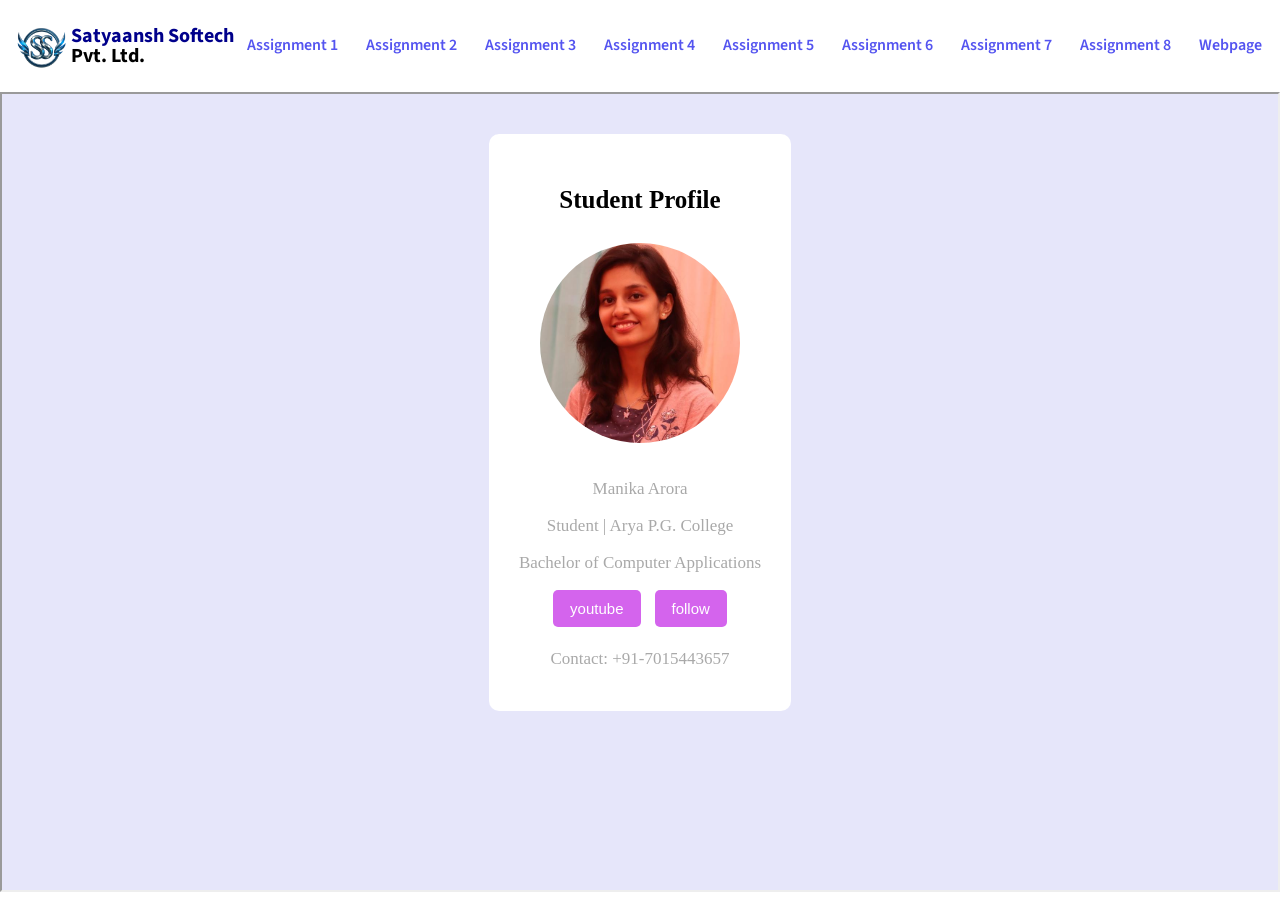
<file: index.html>
<!doctype html>
<html lang="en">
   <head>
      <meta charset="UTF-8" />
      <meta name="viewport" content="width=device-width, initial-scale=1.0" />
      <title>SSPL | Arya P.G.</title>
      <link rel="stylesheet" href="style1.css" />
   </head>
   <body>
      <div class="container">
         <!-- Navbar -->
         <div class="navbar">
            <!-- logo -->
            <div class="logo">
               <img src="logo.webp" alt="logo" />
               <div class="companyName">
                  <span>Satyaansh Softech</span>
                  Pvt. Ltd.
               </div>
            </div>

            <!-- Menu-Items -->
            <ul class="daysLink">
               <li onclick="loadPage('Day1/index.html')">Assignment 1</li>
               <li onclick="loadPage('Day2/index.html')">Assignment 2</li>
               <li onclick="loadPage('Day3/index.html')">Assignment 3</li>
               <li onclick="loadPage('Day4/index.html')">Assignment 4</li>
               <li onclick="loadPage('Day5/index.html')">Assignment 5</li>
               <li onclick="loadPage('Day6/index.html')">Assignment 6</li>
               <li onclick="loadPage('Day7/index.html')">Assignment 7</li>
               <li onclick="loadPage('counterApp/index.html')">Assignment 8</li>
               <li onclick="loadPage('assignment/index.html')">Webpage</li>
            </ul>

            <!-- right button -->
            <button class="hamburger">
               <img src="hamburger.png" alt="menu" />
            </button>
         </div>

         <!-- Days -->
         <iframe
            id="dayFrame"
            src="Day1/index.html"
            width="100%"
            height="800">
         </iframe>
      </div>
      <script>
         const hamburger = document.querySelector(".hamburger");
         const daysLink = document.querySelector(".daysLink");

         hamburger.addEventListener("click", () => {
            daysLink.classList.toggle("active");
         });

         function loadPage(page) {
           let frame= document.getElementById("dayFrame")
           frame.src = page;
         }
      </script>
   </body>
</html>
</file>
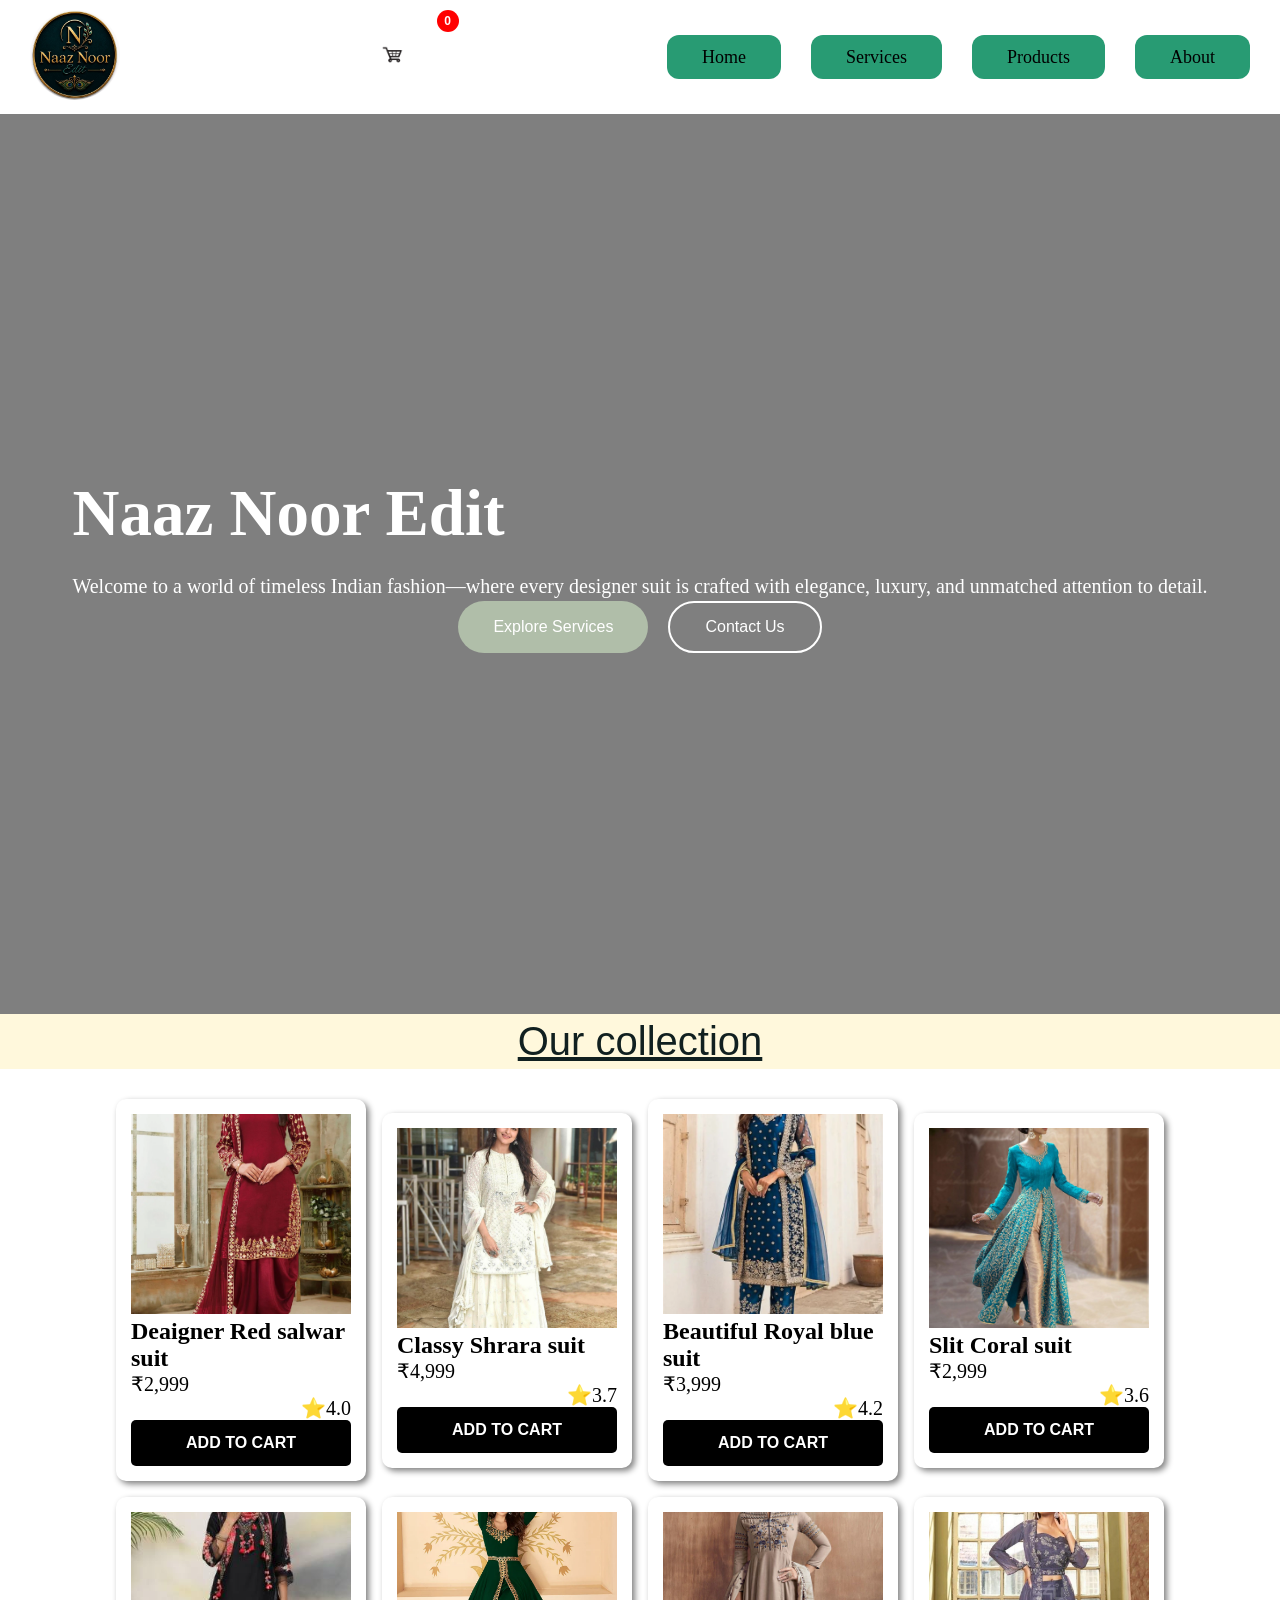
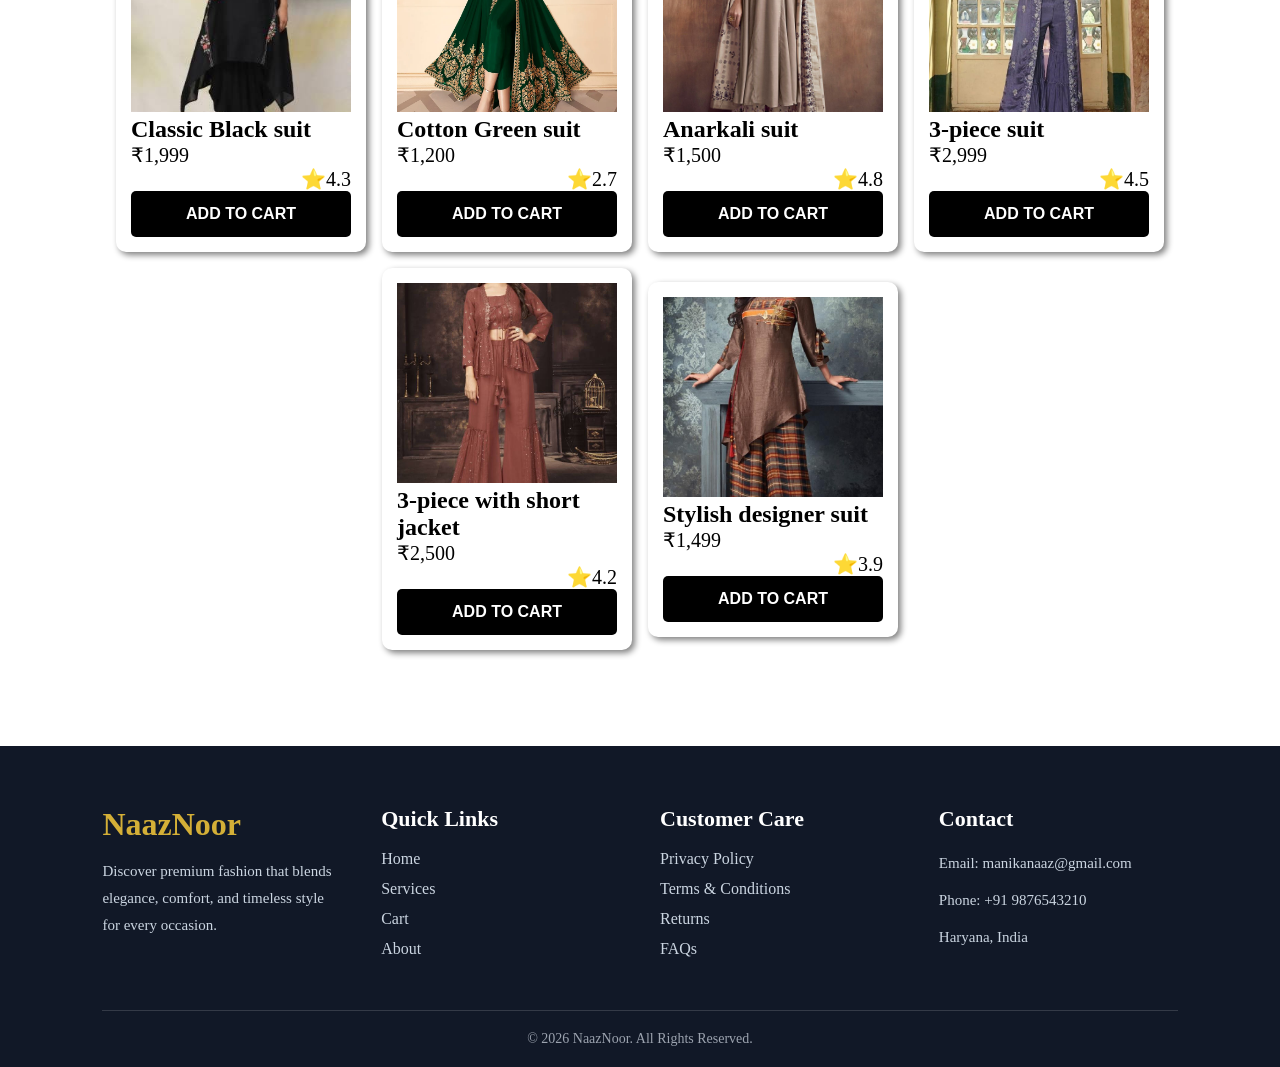
<file: assignment/index.html>
<!DOCTYPE html>
<html lang="en">
<head>
    <meta charset="UTF-8">
    <meta name="viewport" content="width=device-width, initial-scale=1.0">
    <title>Webpage</title>
    <link rel="stylesheet" href="style.css">
</head>
<body>
    <header>
    <nav class="navbar">
        <div class="logo">
            <img src="WhatsApp Image 2026-06-29 at 16.35.49.jpeg" alt="Logo">
        </div>
        <div class="cart">
        <button id="b7" onclick="openCart()">
        <img src="cart.webp" alt="">
        <span id="cart-count">0</span>
    </button>
</div>
        <ul class="nav-links">
            <li><a href="#">Home</a></li>
            <li><a href="#">Services</a></li>
            <li><a href="#">Products</a></li>
            <li><a href="#">About</a></li>
        </ul>

    </nav>
</header>
    <section class="hero">
        <video autoplay muted loop>
            <source src="WhatsApp Video 2026-06-30 at 10.37.42.mp4" type="video/mp4" >
        </video>

        <div class="overlay"></div>

        <div class="content">
            <h1>Naaz Noor Edit</h1>
            <p class="para">
                Welcome to a world of timeless Indian fashion—where every designer suit is crafted with elegance, luxury, and unmatched attention to detail.
            </p>
            <div class="buttons">
                <button>Explore Services</button>
                <button class="btn2">Contact Us</button>
            </div>
        </div>
    </section>
    <p class="p1">Our collection</p>
    <div class="container"> 
        
      <div class="product">
        <img src="suit1.webp" alt="" />
        <h2>Deaigner Red salwar suit</h2>
        <p>₹2,999</p>
        <p class="p3">⭐4.0</p>
        <button class="btn3" onclick="addToCart(this)">Add to Cart</button>
        
      </div>
      <div class="product">
        <img src="suit2.jpeg" alt="">
        <h2>Classy Shrara suit </h2>
        <p>₹4,999</p>
        <p class="p3">⭐3.7</p>
        <button class="btn3" onclick="addToCart(this)">Add To Cart</button>
      </div>
      <div class="product">
        <img src="suit6.webp" alt="" />
        <h2>Beautiful Royal blue suit </h2>
        <p>₹3,999</p>
        <p class="p3">⭐4.2</p>
        <button class="btn3" onclick="addToCart(this)">Add To Cart</button>
    </div>
    <div class="product">
        <img src="suit4.jpg" alt="" />
        <h2> Slit Coral suit </h2>
        <p>₹2,999</p>
        <p class="p3">⭐3.6</p>
        <button class="btn3" onclick="addToCart(this)">Add To Cart </button>
    </div>
    <div class="product">
        <img src="suit5.jpg" alt="" />
        <h2> Classic Black suit </h2>
        <p>₹1,999</p>
        <p class="p3">⭐4.3</p>
        <button class="btn3" onclick="addToCart(this)">Add To Cart</button>
    </div>
    <div class="product">
        <img src="suit7.webp" alt="" />
        <h2> Cotton Green suit  </h2>
        <p>₹1,200</p>
        <p class="p3">⭐2.7</p>
        <button class="btn3" onclick="addToCart(this)">Add To Cart</button>
    </div>
    <div class="product">
        <img src="suit8.jpg" alt="" />
        <h2> Anarkali suit </h2>
        <p>₹1,500</p>
        <p class="p3">⭐4.8</p>
        <button class="btn3" onclick="addToCart(this)">Add To Cart</button>
    </div>
    <div class="product">
        <img src="suit9.jpg" alt="" />
        <h2> 3-piece suit </h2>
        <p>₹2,999</p>
        <p class="p3">⭐4.5</p>
        <button class="btn3" onclick="addToCart(this)">Add To Cart</button>
    </div>
    <div class="product">
        <img src="suit10.jpg" alt="" />
        <h2> 3-piece with short jacket </h2>
        <p>₹2,500</p>
        <p class="p3">⭐4.2</p>
        <button class="btn3" onclick="addToCart(this)">Add To Cart</button>
    </div>

     <div class="product">
        <img src="suit3.jpg" alt="" />
        <h2> Stylish designer suit </h2>
        <p>₹1,499</p>
        <p class="p3">⭐3.9</p>
        <button class="btn3" onclick="addToCart(this)">Add To Cart</button>
    </div>


    <div id="cartBox" class="cart-box">

    <div class="cart-header">
        <h2>Shopping Cart</h2>
        <button id="closeBtn" onclick="closeCart()">✖</button>
    </div>

    <div id="cartItems">

    </div>

    <div class="cart-footer">
        <h3 id="totalPrice">Total : ₹0</h3>
    </div>

</div>
<footer class="footer">

    <div class="footer-container">

        <div class="footer-box">
            <h2>NaazNoor</h2>
            <p>
                Discover premium fashion that blends elegance,
                comfort, and timeless style for every occasion.
            </p>
        </div>

        <div class="footer-box">
            <h3>Quick Links</h3>
            <ul>
                <li><a href="#">Home</a></li>
                <li><a href="#">Services</a></li>
                <li><a href="#">Cart</a></li>
                <li><a href="#">About</a></li>
            </ul>
        </div>
        
        <div class="footer-box">
            <h3>Customer Care</h3>
            <ul>
                <li><a href="#">Privacy Policy</a></li>
                <li><a href="#">Terms & Conditions</a></li>
                <li><a href="#">Returns</a></li>
                <li><a href="#">FAQs</a></li>
            </ul>
        </div>

        <div class="footer-box">
            <h3>Contact</h3>
            <p>Email: manikanaaz@gmail.com</p>
            <p>Phone: +91 9876543210</p>
            <p>Haryana, India</p>
        </div>

    </div>

    <div class="footer-bottom">
        © 2026 NaazNoor. All Rights Reserved.
    </div>

</footer>
<script src="script.js"></script>
</body>
</html>
</file>
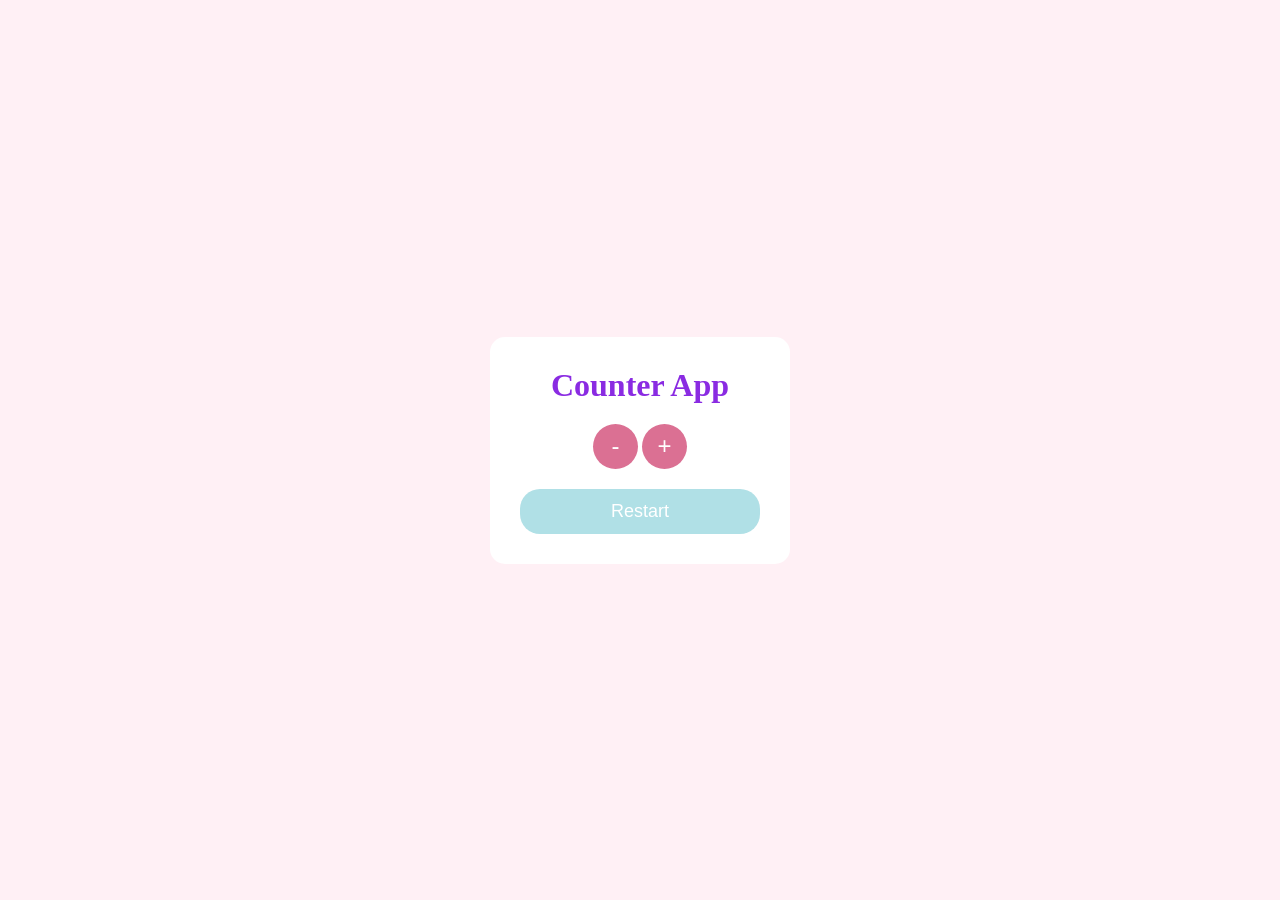
<file: counterApp/index.html>
<!DOCTYPE html>
<html lang="en">
<head>
    <meta charset="UTF-8">
    <meta name="viewport" content="width=device-width, initial-scale=1.0">
    <title>Counter App</title>
</head>
<link rel="stylesheet" href="style.css">
<body>
    <div class="d1">
        <h1>Counter App</h1>
        <button id="dec">-</button>
        <span id="counterValue">0</span>
        <button id="inc">+</button>
    <div>
         <button id="restart">Restart</button>
    </div>
    </div>

    <script>
        let counterTag=document.querySelector("#counterValue");
        let counterValue=localStorage.getItem("counterValue");
        const incBtn=document.querySelector("#inc");
        const decBtn=document.querySelector("#dec");
        const restartBtn=document.querySelector("#restart");

        counterTag.innerHTML=counterValue;
        incBtn.addEventListener("click",()=>{
            counterValue++;
            console.log(counterValue);
            counterTag.innerHTML=counterValue;
            localStorage.setItem("counterValue",counterValue);
        });
        decBtn.addEventListener("click",()=>{
            if(counterValue>0){
                counterValue--;
            }
            console.log(counterValue);
            counterTag.innerHTML=counterValue;
            localStorage.setItem("counterValue",counterValue);
        });
        restartBtn.addEventListener("click",()=>{
            counterValue=0;
            counterTag.innerHTML=counterValue;
            localStorage.setItem("counterValue",counterValue);
        });

        localStorage.setItem("name","Manika");
    </script>
</body>
</html>
</file>
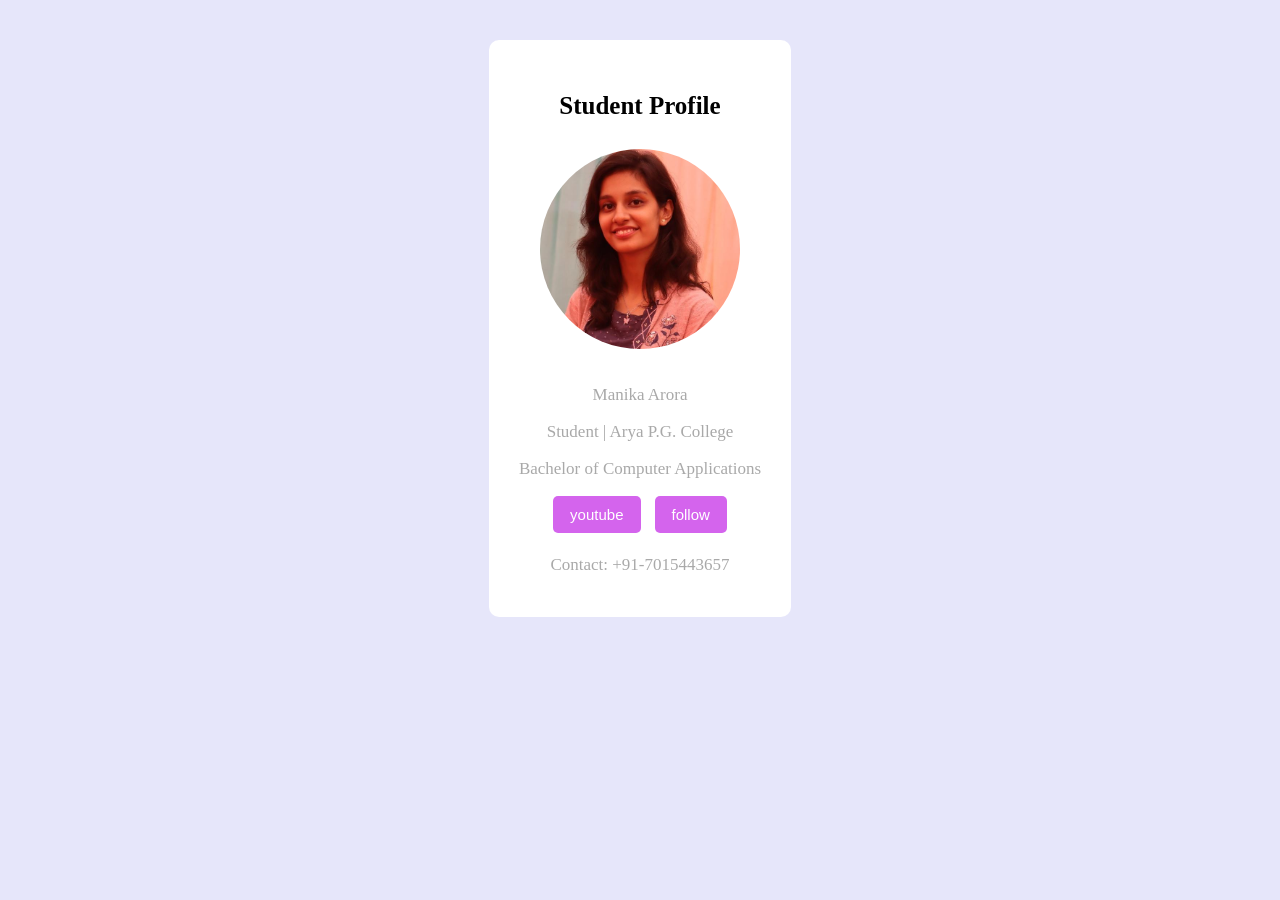
<file: Day1/index.html>
<!DOCTYPE html>
<html lang="en">
<head>
    <meta charset="UTF-8">
    <meta name="viewport" content="width=device-width, initial-scale=1.0">
    <title>Profile card</title>
</head>
<style>
    .profile-img{
        width:200px;
        height:200px;
        border-radius: 50%;
        object-fit: cover;
        margin: 15px 0;
    }
    body{
        background-color: lavender;
    }
    p{
        color: darkgray;
        font-size: 17px;
        margin-bottom: 12px;
    }
    .container{
            background-color: white;
            width:75%;
            margin: 40px auto;
            max-width: fit-content;
            padding: 30px;
            border-radius: 10px;
            text-align: center;
    }
    h1{
        font-size: 25px;
        margin:22px 0 14px;
    }
    .btn{
            padding:10px 17px;
            margin: 5px;
            border: none;
            border-radius: 5px;
            background-color: rgb(212, 100, 237);
            cursor: pointer;
            font-size: 15px;
        }
        a{
            color: white;
            text-decoration: none;
        }
        .btn:hover{
            background-color: rgb(81, 0, 139);
        }


</style>
<body>
   <div class="container">
    <h1>Student Profile</h1>
    <img src="manika.jpeg" class="profile-img">
    <p>Manika Arora</p>
    <p>Student | Arya P.G. College</p>
    <p>Bachelor of Computer Applications</p>
    <button class="btn">
        <a href="https://www.youtube.com/channel/UCl4_gsXut6b5WBQHAnMxQUA">youtube</a>
    </button>
    <button class="btn">
        <a href="https://www.instagram.com/">follow</a>
    </button>
    <p>Contact: +91-7015443657</p>
   </div> 
</body>
</html>
</file>
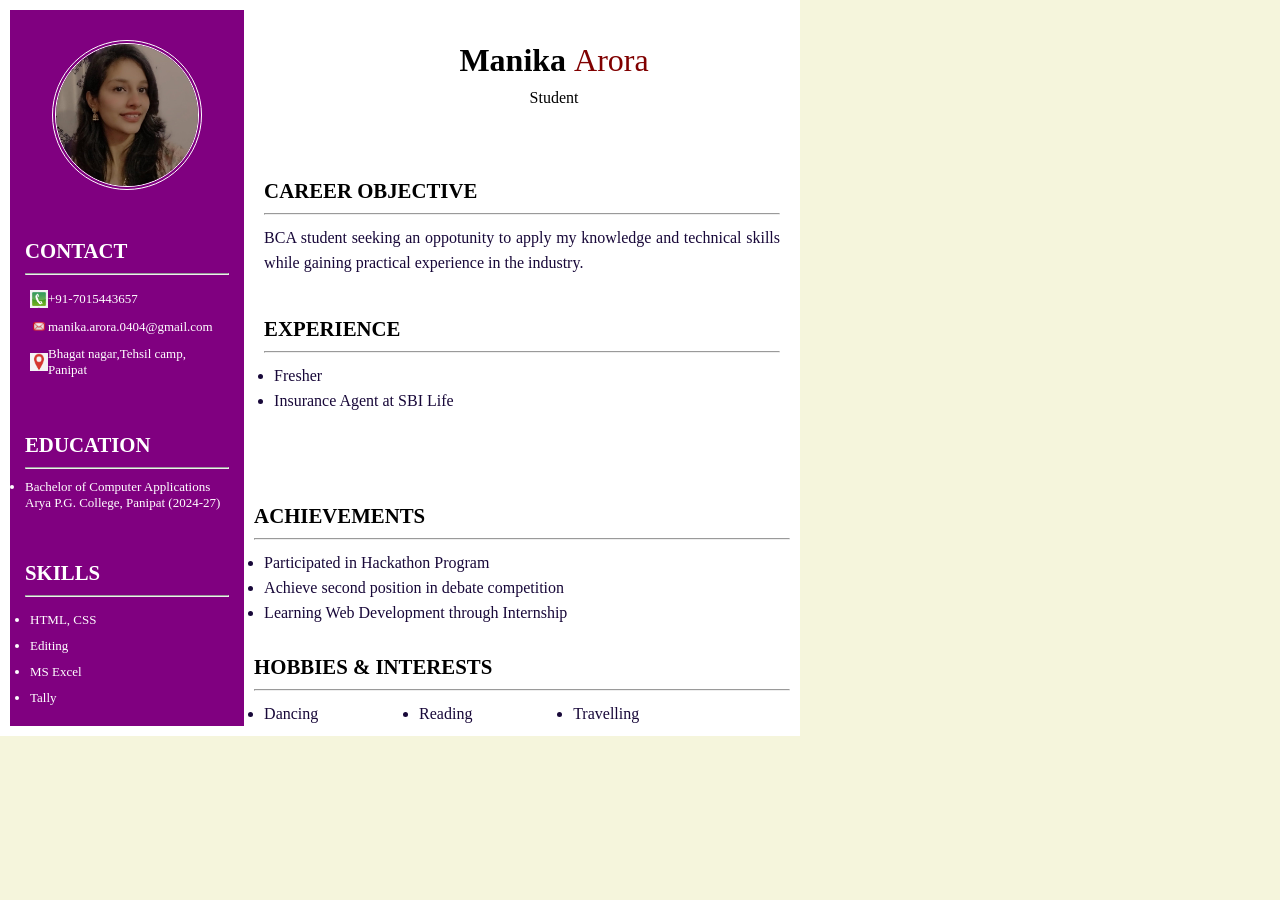
<file: Day2/index.html>
<!DOCTYPE html>
<html lang="en">
<head>
    <meta charset="UTF-8">
    <meta name="viewport" content="width=device-width, initial-scale=1.0">
    <title>Resume</title>
    <link rel="stylesheet" href="leftpart.css">
    <link rel="stylesheet" href="rightpart.css">
</head>
<body>
    <div class="wrapper-div">

        <div class="profile-left-div">
            <div class="img-div">
                <img src="manika1.jpeg" alt="Profile-img">

            </div>
            <div class="contact-div">
                <p class="title">CONTACT</p>
                <hr>
                <div class="contact-phone">
                    <img src="ph.webp">
                    <p>+91-7015443657</p>

                </div>
                <div class="contact-email">
                    <img src="mail.webp">
                    <p>manika.arora.0404@gmail.com</p>
                </div>
                <div class="address">
                    <img src="address.webp">
                    <p>Bhagat nagar,Tehsil camp, Panipat</p>   
                </div>

            </div>
            <div class="edu-div">
                <p class="title">EDUCATION</p>
                <hr>
                <ul class="education">
                    <li>Bachelor of Computer Applications</li>
                    Arya P.G. College, Panipat (2024-27)
                    
                </ul>

            </div>
            <div class="skills-div">
                <p class="title">SKILLS</p>
                <hr>
                <ul class="skills">
                    <li>HTML, CSS</li>
                    <li>Editing</li>
                    <li>MS Excel</li>
                    <li>Tally</li>
                </ul>
            </div>

        </div>

        <div class="profile-right-div">
            <div class="right-top-div">
                <h1>Manika <span>Arora</span></h1>
                <p>Student</p>

            </div>
            <div class="right-bottom-div">
                <div class="career-objective">
                    <p class="title">CAREER OBJECTIVE</p>
                    <hr>
                    <p>BCA student seeking an oppotunity to apply my knowledge and technical skills while gaining practical experience in the industry.</p>
                    
                </div>
                <div class="additional-experience">
                    <div class="experience-div">
                        <p class="title">EXPERIENCE</p>
                        <hr>
                        <ul>
                            <li>Fresher</li>
                            <li>Insurance Agent at SBI Life</li>
                        </ul>
                    </div>
                </div>
            </div>
            <div class="languages">
                <p class="title">ACHIEVEMENTS</p>
                <hr>
                <ul>
                    <li>Participated in Hackathon Program</li>
                    <li>Achieve second position in debate competition</li>
                    <li>Learning Web Development through Internship</li>
                    
                </ul>

            </div>
            <div class="hobbies">
                <p class="title">HOBBIES & INTERESTS</p>
                <hr>
                <ul>
                    <li>Dancing</li>
                    <li>Reading</li>
                    <li>Travelling</li>
                </ul>
            </div>

        </div>

    </div>


</body>
</html>
</file>
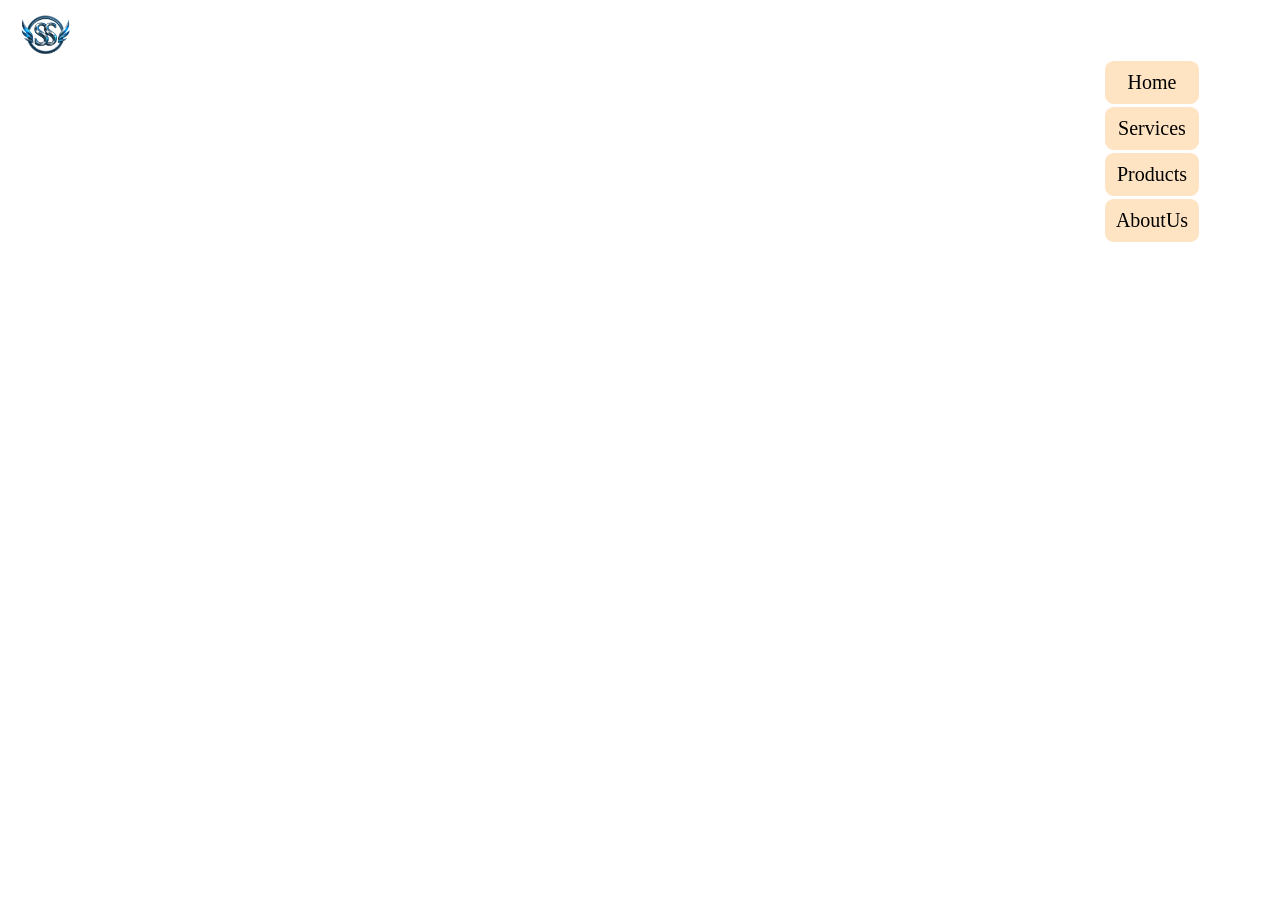
<file: Day3/index.html>
<!DOCTYPE html>
<html lang="en">
<head>
    <meta charset="UTF-8">
    <meta name="viewport" content="width=device-width, initial-scale=1.0">
    <title>Navbar</title>
    <link rel="stylesheet" href="navstyle.css">
</head>
<body>
    <nav class="navbar">
        <div class="logo">
            <img src="logo.webp" alt="logo">
        </div>
        <div class="hamburger">≡</div>
        <ul class="nav-links active">
            <li>Home</li>
            <li>Services</li>
            <li>Products</li>
            <li>AboutUs</li>
        </ul>
    </nav>
    <script>
        const hamburger=document.querySelector(".hamburger");
        const navLinks=document.querySelector(".nav-links");

        hamburger.addEventListener("click",()=>{
            navLinks.classList.toggle("active");
        })
    </script>
</body>
</html>
</file>
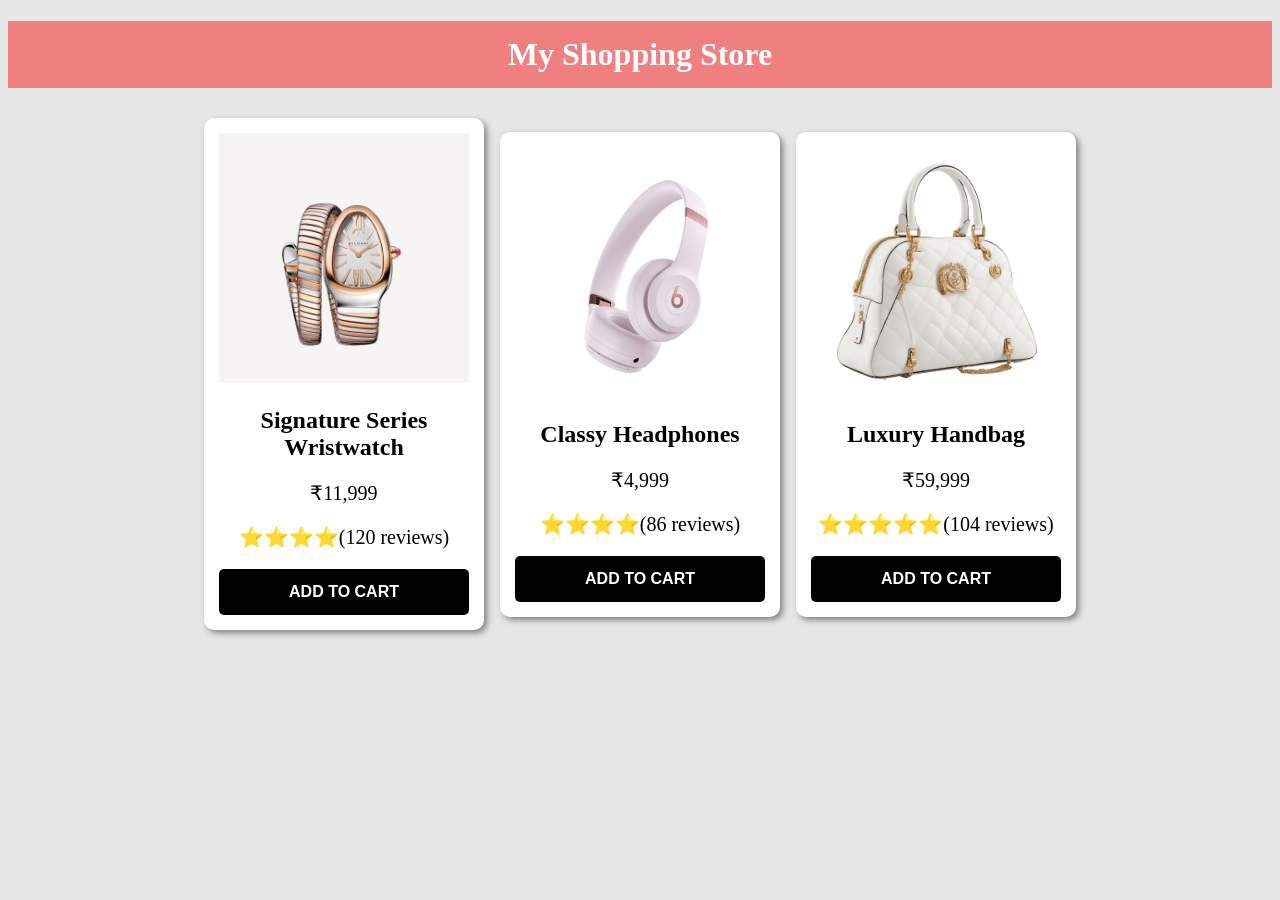
<file: Day4/index.html>
<!doctype html>
<html lang="en">
  <head>
    <meta charset="UTF-8" />
    <meta name="viewport" content="width=device-width, initial-scale=1.0" />
    <title>Product card</title>
  </head>
  <link rel="stylesheet" href="style1.css" />
  <body>
    <h1>My Shopping Store</h1>
    <div class="container"> 
      <div class="product1">
        <img src="watch.jpg" alt="" />
        <h2>Signature Series Wristwatch</h2>
        <p>₹11,999</p>
        <p>⭐⭐⭐⭐(120 reviews)</p>
        <button>Add to Cart</button>
      </div>
      <div class="product2">
        <img src="haedphone.jpg" alt="">
        <h2>Classy Headphones</h2>
        <p>₹4,999</p>
        <p>⭐⭐⭐⭐(86 reviews)</p>
        <button>Add To Cart</button>
      </div>
      <div class="product3">
        <img src="handbag.png" alt="" />
        <h2>Luxury Handbag</h2>
        <p>₹59,999</p>
        <p>⭐⭐⭐⭐⭐(104 reviews)</p>
        <button>Add To Cart</button>
    </div>
  </body>
</html>
</file>
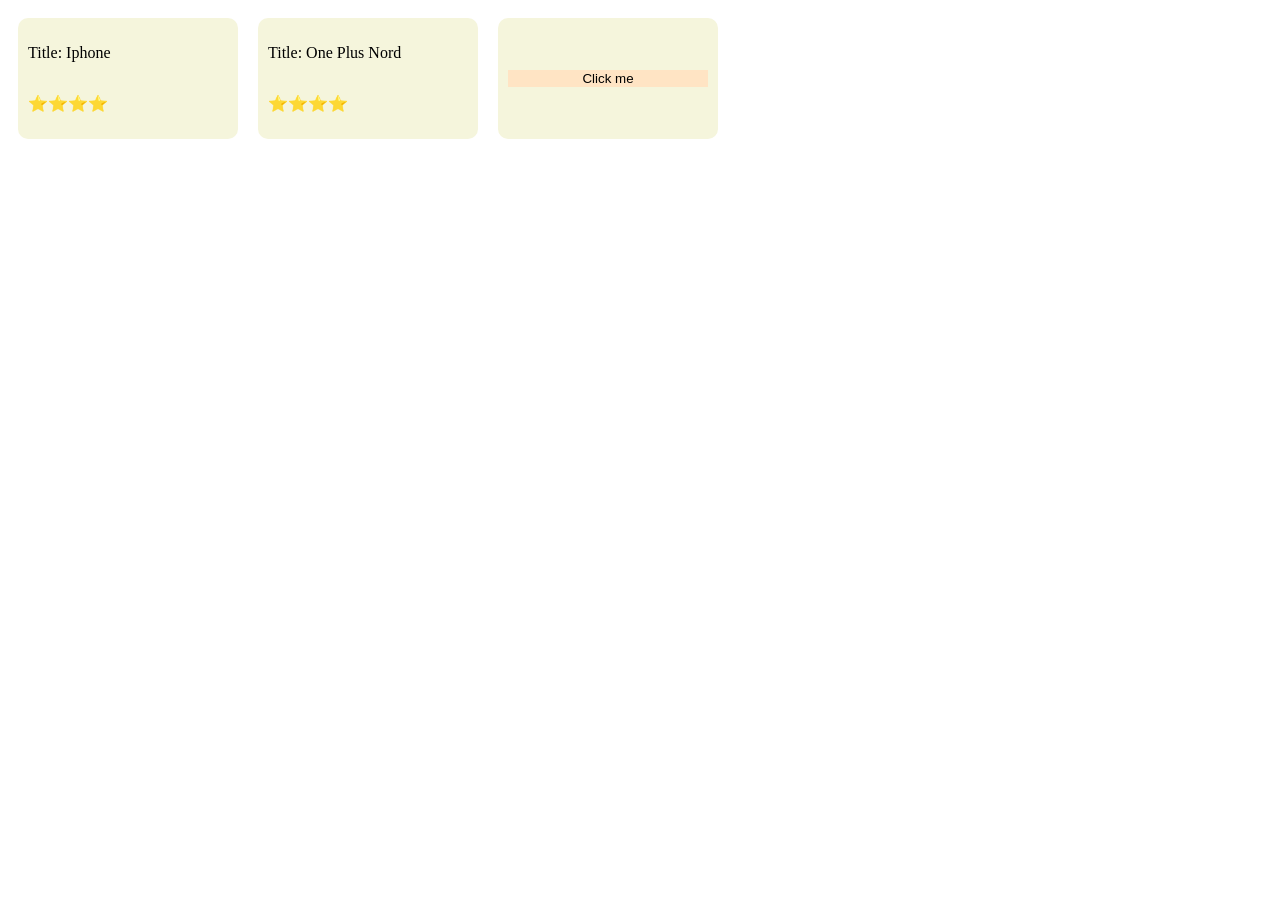
<file: Day5/index.html>
<!DOCTYPE html>
<html lang="en">
<head>
    <meta charset="UTF-8">
    <meta name="viewport" content="width=device-width, initial-scale=1.0">
    <title>Document</title>
    <link rel="stylesheet" href="style.css">
</head>
<body>
    <div class="container">
        <div class="card">
            <p class="title">Title: Iphone </p>
            <p class="rating">⭐⭐⭐⭐</p>
        </div>
        <div class="card">
            <p class="title">Title: One Plus Nord </p>
            <p class="rating">⭐⭐⭐⭐</p>
        </div>
        <div class="container">
        <div class="card">
            <button class="btn">Click me</button>
        </div>
    </div>
    <script src="script.js">
    </script>
</body>
</html>
</file>
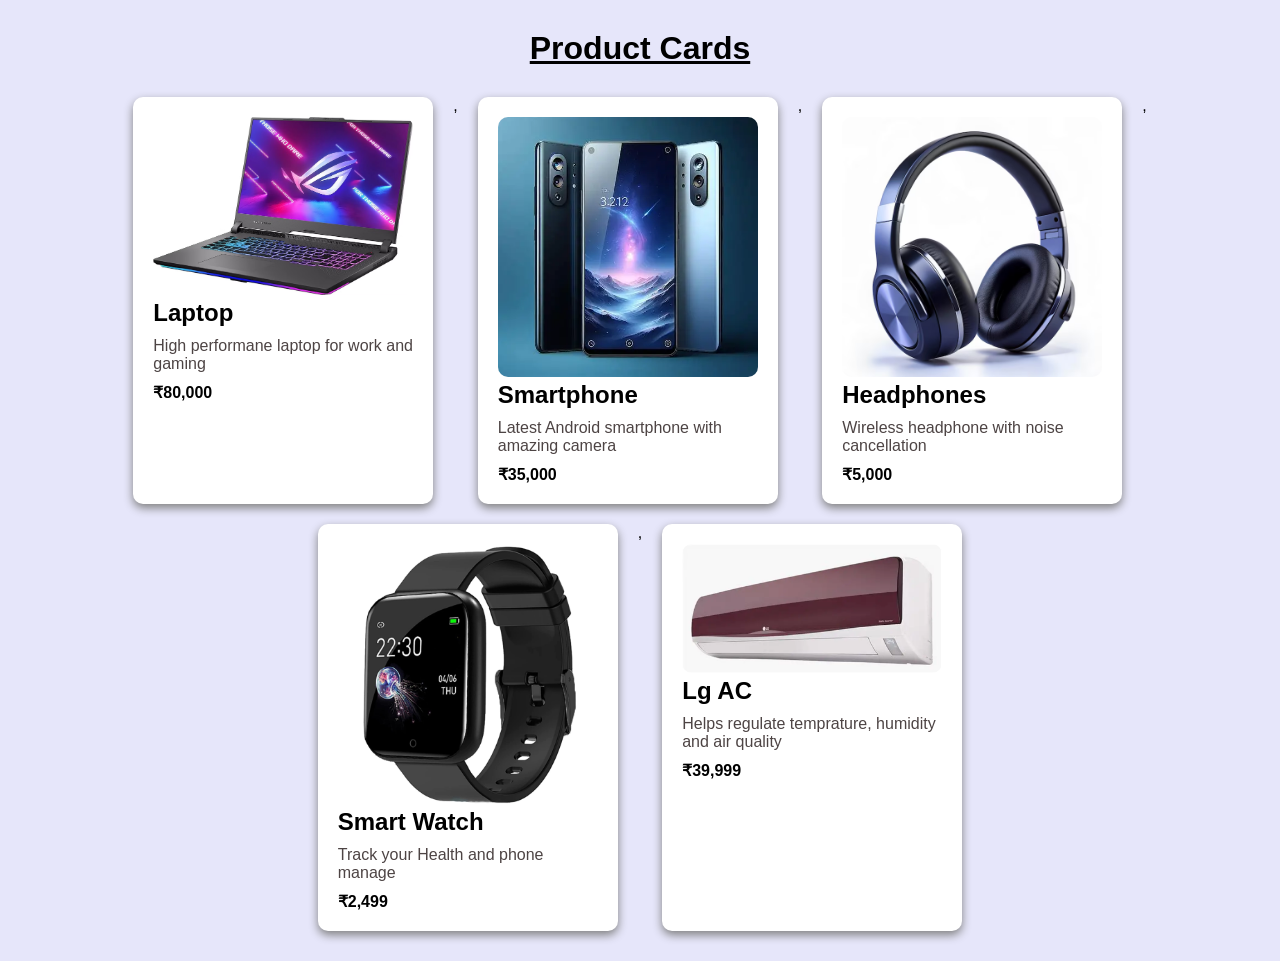
<file: Day6/index.html>
<!DOCTYPE html>
<html lang="en">
<head>
    <meta charset="UTF-8">
    <meta name="viewport" content="width=device-width, initial-scale=1.0">
    <title>Card usnig maps</title>
</head>
<link rel="stylesheet" href="style.css">
<body>
    <h1>Product Cards</h1>
    <div id="cardContainer" class="container">
    </div>
    <script src="script.js"></script>
</body>
</html>
</file>
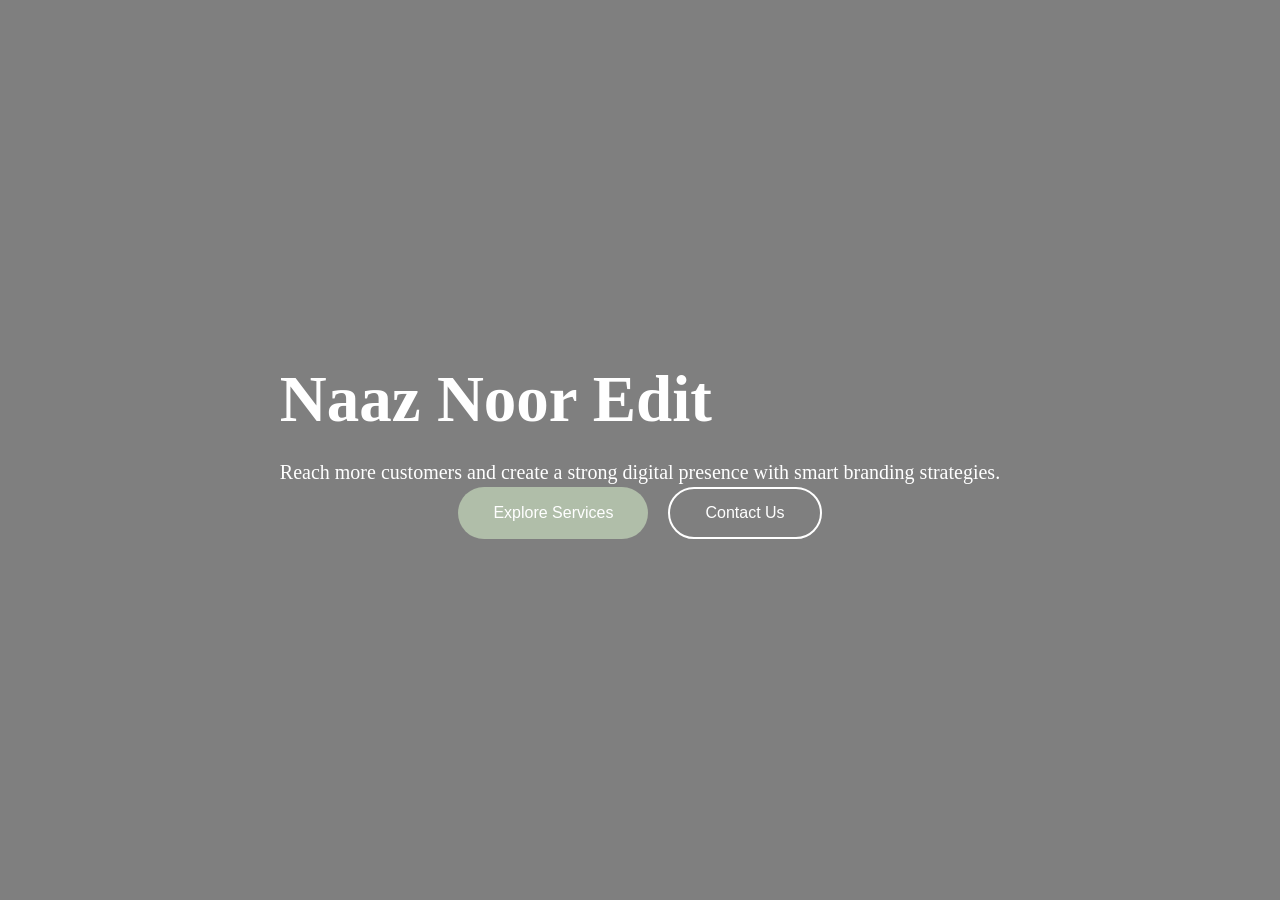
<file: Day7/index.html>
<!DOCTYPE html>
<html lang="en">
<head>
    <meta charset="UTF-8">
    <meta name="viewport" content="width=device-width, initial-scale=1.0">
    <title>hero section</title>
</head>
<link rel="stylesheet" href="style.css">
<body>
    <section class="hero">
        <video autoplay muted loop>
            <source src="Woman_in_traditional_suit_walks_202606291647.mp4" type="video/mp4" >
        </video>

        <div class="overlay"></div>

        <div class="content">
            <h1>Naaz Noor Edit</h1>
            <p>
                Reach more customers and create a strong digital presence with smart branding strategies.
            </p>
            <div class="buttons">
                <button>Explore Services</button>
                <button class="btn2">Contact Us</button>
            </div>
        </div>
    </section>
</body>
</html>
</file>
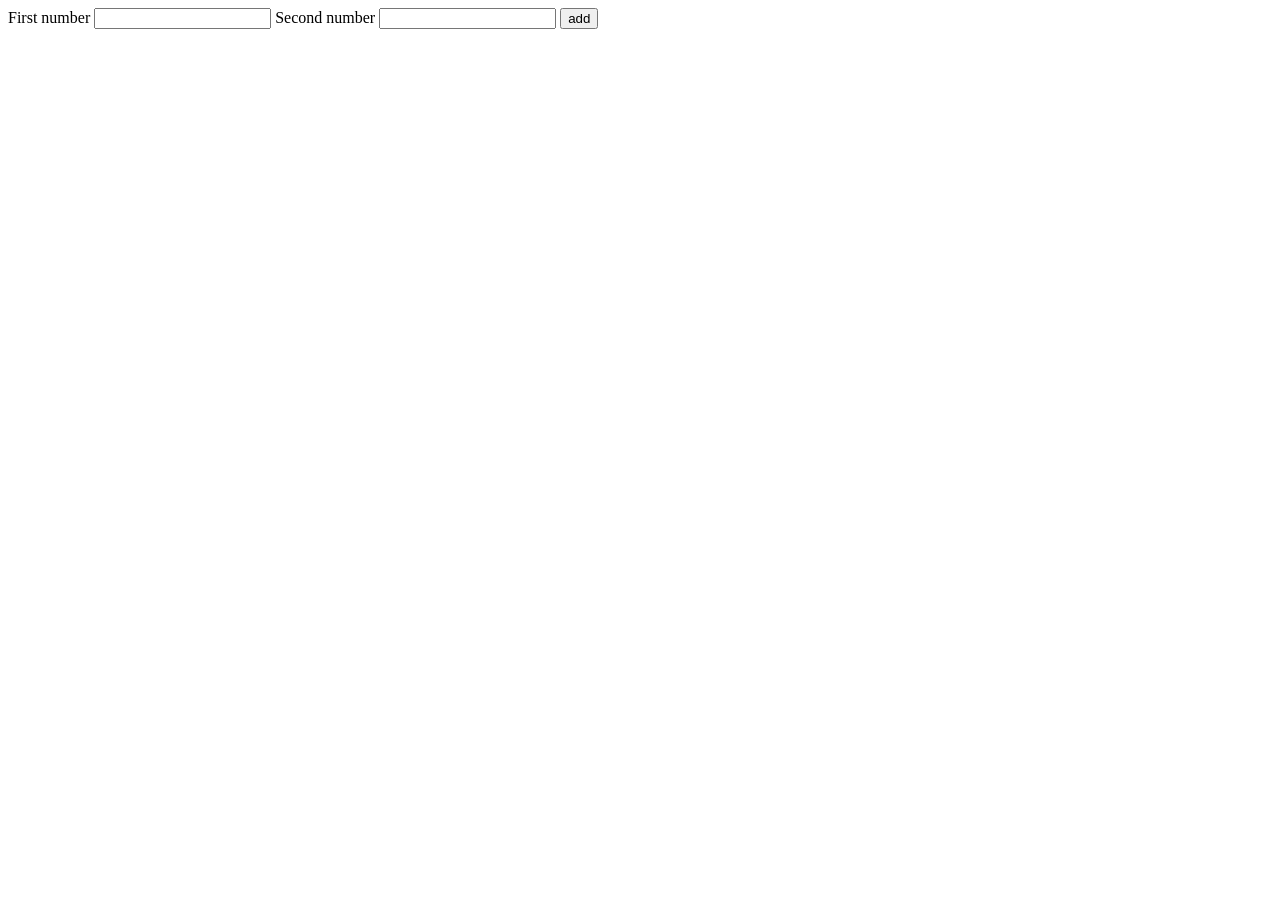
<file: add.html>
<!DOCTYPE html>
<html lang="en">
<head>
    <meta charset="UTF-8">
    <meta name="viewport" content="width=device-width, initial-scale=1.0">
    <title>adding </title>
</head>
<body>
   First number <input type="text" id="n1">
   Second number <input type="text" id="n2">
   <button onclick="add()">add</button>
   <script>
    function add(){
        let n1=Number(document.getElementById("n1").value);
        let n2=Number(document.getElementById("n2").value);
        let sum=n1+n2;
        alert("sum="+sum)
    }
   </script>
</body>
</html>
</file>
<file: style1.css>
@import url("https://fonts.googleapis.com/css2?family=Source+Sans+3:ital,wght@0,200..900;1,200..900&display=swap");

* {
   margin: 0;
   padding: 0;
   box-sizing: border-box;
   font-family: "Source Sans 3", sans-serif;
}

/* Navbar */

.navbar {
   display: flex;
   justify-content: space-around;
   align-items: center;
   padding: 10px;
}

.logo {
   display: flex;
   align-items: center;
   gap: 5px;
   font-size: 20px;
}

.logo img {
   height: 72px;
}

.logo .companyName {
   display: flex;
   flex-direction: column;
   font-weight: bolder;
   line-height: 1em;
}

.logo .companyName span {
   color: darkblue;
}

/* Days */

.daysLink {
   display: flex;
   align-items: center;
   list-style: none;
   gap: 24px;
   font-weight: 600;
}

.daysLink li {
   color: rgb(84, 84, 240);
   padding: 2px;
   border-bottom: 2px solid transparent;
   border-radius: 3px;
   transition: all;
   animation-duration: 200ms;
}

.daysLink li:hover {
   border-color: cornflowerblue;
   color: navy;
}

/* Button */
.hamburger {
   background: #000;
   color: white;
   border-radius: 3px;
   border: none;
   padding: 8px;
   padding-bottom: 4px;
}
.hamburger img {
   height: 20px;
}

.hamburger:hover {
   background: #000000da;
}

.hamburger {
   display: none;
}

/* Responsive */
@media screen and (max-width: 646px) {
   .daysLink {
      display: none;
   }

   .active {
      display: flex;
      flex-direction: column;
      background-color: #f6f3f3;
      width: 120px;
      position: absolute;
      top: 70px;
      right: 0;
      gap: 10px;
      padding: 10px;
   }

   .hamburger {
      display: block;
   }
}
</file>
<file: assignment/style.css>
*{
    margin:0;
    padding:0;
    box-sizing:border-box
}
.navbar{
    display:flex;
    justify-content:space-between;
    align-items:center;
    padding:10px 30px;
}
.logo img{
    width:90px;
    height:90px;
    border-radius:50%;
}

.cart img{
    width:50px;
    height: 50px;
    border-radius: 50%;
}
#b7{
    position: relative;
    border: none;
    background: white;
    cursor: pointer;

}
.nav-links{
    display:flex;
    flex-direction: row;
    list-style:none;
    gap:30px;
    align-items: center;
}

.nav-links li a{

    text-decoration:none;
    color:black;
    background:#289b73;
    padding:12px 35px;
    border-radius:12px;
    font-size:18px;
    transition:.3s;
}

.nav-links li a:hover{
    background: rgb(12, 68, 49);
    color:white;
}

/* Tablet */

@media (max-width:900px){

    .navbar{
        flex-wrap: wrap;
        justify-content:center;
    }

    .logo{
        width:100%;
        display:flex;
        justify-content:center;
        margin-bottom:20px;
    }

    .nav-links{
        width:100%;
        justify-content:center;
        flex-wrap:wrap;
        gap:15px;
    }

}

/* Mobile */

@media (max-width:600px){

    .navbar{
        padding:15px;
    }

    .logo img{
        width:80px;
        height:80px;
    }

    .nav-links{
        justify-content:center;
        gap:12px;
    }

    .nav-links li a{

        padding:10px 22px;
        font-size:16px;
    }

}
/* ===== CART ===== */

#cartBox{
    position: fixed;
    top: 0;
    right: -400px;
    width: 350px;
    height: 100vh;
    background: white;
    box-shadow: -5px 0 15px rgba(0,0,0,.3);
    transition: .4s;
    padding: 20px;
    overflow-y: auto;
    z-index: 1000;
}

#cartBox.active{
    right: 0;
}

.cart-header{
    display: flex;
    justify-content: space-between;
    align-items: center;
    margin-bottom: 20px;
    border-bottom: 2px solid #ddd;
    padding-bottom: 10px;
}

#closeBtn{
    width: 35px;
    height: 35px;
    background: crimson;
    color: white;
    border: none;
    border-radius: 50%;
    cursor: pointer;
    padding: 5px;
}

#cartItems{
    margin-top: 15px;
}

.cart-footer{
    margin-top: 20px;
    border-top: 2px solid #ddd;
    padding-top: 15px;
}

#totalPrice{
    text-align: center;
    font-size: 22px;
}

.cart-item{
    display: flex;
    gap: 10px;
    margin-bottom: 15px;
    border-bottom: 1px solid #ddd;
    padding-bottom: 10px;
}

.cart-item img{
    width: 70px;
    height: 70px;
    object-fit: cover;
}

.cart-details{
    flex: 1;
}

.quantity{
    display: flex;
    align-items: center;
    gap: 10px;
}

.quantity button{
    width: 30px;
    height: 30px;
    padding: 0;
    background: #289b73;
}

.remove-btn{
    background: palevioletred;
    margin-top: 8px;
}

.cart{
    position: relative;
    display: inline-block;
}

#cart-count{
    position: absolute;
    top: -5px;
    right: -5px;
    width: 22px;
    height: 22px;
    background: red;
    color: white;
    border-radius: 50%;
    display: flex;
    justify-content: center;
    align-items: center;
    font-size: 12px;
    font-weight: bold;
}
.hero{
    width: 100%;
    height: 100vh;
    display: flex;
    align-items: center;
    justify-content: center;
    position: relative;
    overflow: hidden;

}
.hero video{
    width: 100%;
    height: 100vh;
    position: absolute;
    object-fit: cover;
    top: 0;
    left: 0;
}
.overlay{
    width: 100%;
    height: 100vh;
    position: absolute;
    top: 0;
    left: 0;
    background: rgba(0, 0, 0, 0.5);
}
.content{
    position: relative;
    color: white;
}
.content h1{
    font-size: 65px;
    margin-bottom: 20px;
}
.content p{
    font-size: 20px;
    line-height: 1.5;
}
button{
    padding: 15px 35px;
    border: none;
    border-radius: 50px;
    font-size: 16px;
    cursor: pointer;
    background: #b0bea9;
    color: white;
}
.buttons{
    display: flex;
    justify-content: center;
    gap: 20px;
}
.btn2{
    background: transparent;
    border: 2px solid white;
}

.p1{
    text-align: center;
    font-size: 40px;
    text-decoration: underline;
    font-family: 'Trebuchet MS', 'Lucida Sans Unicode', 'Lucida Grande', 'Lucida Sans', Arial, sans-serif;
    padding: 5px;
    color: rgb(17, 32, 32);
    background-color: cornsilk;

}
.container{
    display: flex;
    flex-wrap: wrap;
    justify-content: center;
    gap: 1rem;
    margin-top: 30px;
    align-items: center;
}
.product{
    background-color: white;
    border-radius: 10px;
    padding: 15px;
    width: 250px;
    box-shadow: 3px 3px 6px grey;
    flex-wrap: wrap;
}
.product img{
    width: 100%;
    height: 200px;
    object-fit: cover;
}
.p3{
    text-align: right;
}
.btn3{
    width: 100%;
    padding: 14px;
    border: none;
    background-color: black;
    color: white;
    font-size: 16px;
    border-radius: 5px;
    cursor: pointer;
    text-transform: uppercase;
    font-weight: 600;
}
.btn3:hover{
    background-color: grey;
}
p{
    font-size: 20px;
    font-weight: 50px;
}
.product:hover{
    box-shadow: 12px 10px 4px grey;
}

.footer {
    background: #111827;
    color: #ffffff;
    padding: 60px 8% 20px;
    margin-top: 80px;
    width: 100%;
}

.footer-container {
    display: grid;
    grid-template-columns: repeat(auto-fit, minmax(220px, 1fr));
    gap: 40px;
}

.footer-box h2 {
    font-size: 32px;
    margin-bottom: 15px;
    color: #d4af37;
}

.footer-box h3 {
    font-size: 22px;
    margin-bottom: 18px;
    color: #ffffff;
}

.footer-box p {
    color: #cbd5e1;
    line-height: 1.8;
    font-size: 15px;
    margin-bottom: 10px;
}

.footer-box ul {
    list-style: none;
    padding: 0;
    margin: 0;
}

.footer-box ul li {
    margin-bottom: 12px;
}

.footer-box ul li a {
    color: #cbd5e1;
    text-decoration: none;
    transition: all .3s ease;
}

.footer-box ul li a:hover {
    color: #d4af37;
    padding-left: 6px;
}

.footer-bottom {
    margin-top: 40px;
    padding-top: 20px;
    border-top: 1px solid rgba(255,255,255,.15);
    text-align: center;
    color: #9ca3af;
    font-size: 14px;
}
</file>
<file: counterApp/style.css>
*{
    margin: 0;
    padding: 0;
    box-sizing: border-box;
}
body{
    background-color: lavenderblush;
    display: flex;
    justify-content: center;
    align-items: center;
    height: 100vh;
}
.d1{
    background: white;
    padding: 30px;
    border-radius: 15px;
    text-align: center;
    width: 300px;
}
h1{
    color: blueviolet;
    margin-bottom: 20px;
}
#inc, #dec{
    background-color: palevioletred;
    border: none;
    padding: 5px;
    width: 45px;
    height: 45px;
    border: none;
    border-radius: 50%;
    font-size: 24px;
    color: white;
    cursor: pointer;
    transition: 0.3s;
}
#restart{
    margin-top: 20px;
    width: 100%;
    padding: 12px;
    border: none;
    border-radius: 20px;
    background-color: powderblue;
    color: white;
    font-size: 18px;
    cursor: pointer;
}
</file>
<file: Day2/leftpart.css>
.img-div{
    margin-top: 10px;
}
.img-div img{
    margin-top: 10px;
    width: 150px;
    height:150px;
    object-fit: cover;
    border: 4px double white;
    border-radius: 50%;
}
.contact-phone img, .contact-email img, .address img{
    width: 18px;
    height: 18px;
}
*{
    margin: 0;
    padding: 0;
    box-sizing: border-box;
    font-family: Georgia, 'Times New Roman', Times, serif;
}
body{
    background-color: beige;
}
.wrapper-div{
    display: flex;
    place-self: center;
    background-color: white;
    width: 95vw;
    max-width: 800px;
    height: auto;
    padding: 10px;
    gap: 10px;
}
.profile-left-div{
    display: flex;
    flex-direction: column;
    align-items: center;
    gap: 30px;
    padding: 10px;
    color: white;
    background-color: purple;
}
.contact-div, .edu-div, .skills-div{
    display: flex;
    flex-direction: column;
    justify-content: center;
    width: 100%;
    font-size: 13px;
    padding: 5px;
}
.title{
    margin-top: 10px;
    font-size: 1.3rem;
    display: flex;
    place-self: start;
    font-weight: 700;
}
hr{
    width: 100%;
    height: 1px;
    background-color: white;
    margin: 10px 0px;
}
.contact-phone, .contact-email, .address{
    width: 100%;
    display: flex;
    align-items: center;
    padding: 5px;
}
.skills{
    display: flex;
    flex-direction: column;
    gap: 10px;
    padding: 5px;
    width: 90%;
}
</file>
<file: Day2/rightpart.css>
.profile-right-div{
    display: flex;
    flex-direction: column;
    gap: 20px;
    flex: 70%;
}
.right-top-div{
    display: flex;
    flex-direction: column;
    align-items: center;
    gap: 10px;
    width: 100%;
    margin: 2rem;

}
span{
    color: maroon;
    font-weight: 500;
}
.right-bottom-div{
    display: flex;
    flex-direction: column;
    height: 100%;
    gap: 2rem;
    padding: 10px;
}
.career-objective p:last-of-type{
    color: rgb(24, 8, 57);
    text-align: justify;
    line-height: 25px;
}
.experience-div ul, .languages ul, .hobbies ul{
   color: rgb(24, 8, 57);
   line-height: 25px;
   margin-left: 10px;
}
.hobbies ul{
    display: flex;
    justify-content: space-between;
    width: 70%;
}
</file>
<file: Day3/navstyle.css>
*{
    margin: 0;
    padding: 0;
    box-sizing: border-box;
}
.logo{
    margin-right: 20px;
}
.logo img{
    width: 50px;
}
.nav-links{
    display: none;
}
.navbar{
    display: flex;
    justify-content: space-between;
    height: 60px;
    align-items: center;
}
.hamburger{
    font-size: large;
    margin-right: 20px;
    cursor:pointer;
}
.nav-links.active{
    display: flex;
    flex-direction: column;
    list-style: none;
    position: absolute;
    top: 60px;
    left: 40vw;
    align-items: center;
    width: 100vw;
    font-size: 20px;
    gap: 1px;
}
.nav-links.active li:hover{
    color: burlywood;
    font-size: 22px;
    cursor: pointer;
    border-radius: 10px;
    background-color: white;
    border: 1px solid brown;
}
.nav-links li{
    width: 6rem;
    display: flex;
    justify-content: center;
    background-color: bisque;
    color: black;
    padding: 10px;
    border-radius: 10px;
    border: solid 1px white;
}
@media (min-width:768px){
    .hamburger{
        display: none;
    }
    .logo{
        margin-left: 20px;
    }
    .navbar{
        display: flex;
        justify-content: space-between;
        height: 70px;
    }
    .nav-links{
        height: 2rem;
        display: flex;
        list-style: none;
        gap: 30px;
        margin-right: 20px;
        cursor: pointer;
        font-size: 20px;
    }
    .nav-links li{
        display: flex;
        border-radius: 10px;
    }
    .nav-links li:hover{
        color: blue;
        font-size: 22px;
        cursor: pointer;
        border-radius: 10px;
        background-color: white;
        border: solid 1px green;
    }
}
.nav-links.active{
    display: flex;
    flex-direction: column;
    position: absolute;
    top: 60px;
    right: 2vw;

    list-style: none;
}
@media(min-width:768px){
    .hamburger{
        display: none;
    }
    .navbar{
        display: flex;
        justify-content: space-between;
    }
    .nav-links{
        display: flex;
        list-style: none;
        gap:20px
    }
}
</file>
<file: Day4/style1.css>
body{
    background: rgb(230, 230, 229);
    text-align: center;
}
h1{
    background: lightcoral;
    color: white;
    padding: 15px;
}
.container{
    
    display: flex;
    flex-wrap: wrap;
    justify-content: center;
    gap: 1rem;
    margin-top: 30px;
    align-items: center;
}
.product1, .product2, .product3{
    background-color: white;
    border-radius: 10px;
    padding: 15px;
    width: 250px;
    box-shadow: 3px 3px 6px grey;
    flex-wrap: wrap;
}
.product1 img, .product2 img, .product3 img{
    width: 100%;
}
button{
    width: 100%;
    padding: 14px;
    border: none;
    background-color: black;
    color: white;
    font-size: 16px;
    border-radius: 5px;
    cursor: pointer;
    text-transform: uppercase;
    font-weight: 600;
}
button:hover{
    background-color: grey;
}
p{
    font-size: 20px;
    font-weight: 50px;
}
.product1:hover, .product2:hover, .product3:hover{
    box-shadow: 12px 10px 4px grey;
}
</file>
<file: Day5/style.css>
.container{
    display: flex;
    flex-direction: row;
    flex-wrap: wrap;
}
.card{
    background-color: beige;
    display: flex;
    flex-direction: column;
    justify-content: center;
    width: 200px;
    padding: 10px;
    margin: 10px;
    border-radius: 10px;
}
button{
    border: none;
    background: bisque;
}
</file>
<file: Day6/style.css>
*{
    margin: 0;
    padding: 0;
    box-sizing: border-box;
}
body{
    font-family: Arial, Helvetica, sans-serif;
    padding: 30px;
    background-color: lavender;
}
h1{
    text-align: center;
    margin-bottom: 30px;
    text-decoration: underline;
}
.container{
    display: flex;
    flex-wrap: wrap;
    gap: 20px;
    justify-content: center;
}
.card{
    width: 300px;
    background-color: white;
    border-radius: 10px;
    padding: 20px;
    box-shadow: 0px 4px 10px grey;
    transition: 0.3s;
}
.card:hover{
    transform: translateY(-5px);
}
.card h2{
    margin-bottom: 10px;
    color: black;
}
.card p{
    margin-bottom: 10px;
    color: rgb(77, 68, 68);
}
.price p{
    font-weight: bold;
    color: green;
    font-size: 18px;
}
.card img{
    width: 100%;
    height: auto;
    object-fit: cover;
    border-radius: 10px;
}
</file>
<file: Day7/style.css>
*{
    margin: 0;
    padding: 0;
    box-sizing: border-box;
}
.hero{
    width: 100%;
    height: 100vh;
    display: flex;
    align-items: center;
    justify-content: center;
    position: relative;
    overflow: hidden;
}
.hero video{
    width: 100%;
    height: 100vh;
    position: absolute;
    object-fit: cover;
    top: 0;
    left: 0;
}
.overlay{
    width: 100%;
    height: 100vh;
    position: absolute;
    top: 0;
    left: 0;
    background: rgba(0, 0, 0, 0.5);
}
.content{
    position: relative;
    color: white;
}
.content h1{
    font-size: 65px;
    margin-bottom: 20px;
}
.content p{
    font-size: 20px;
    line-height: 1.5;
}
button{
    padding: 15px 35px;
    border: none;
    border-radius: 50px;
    font-size: 16px;
    cursor: pointer;
    background: #b0bea9;
    color: white;
}
.buttons{
    display: flex;
    justify-content: center;
    gap: 20px;
}
.btn2{
    background: transparent;
    border: 2px solid white;
}
</file>
